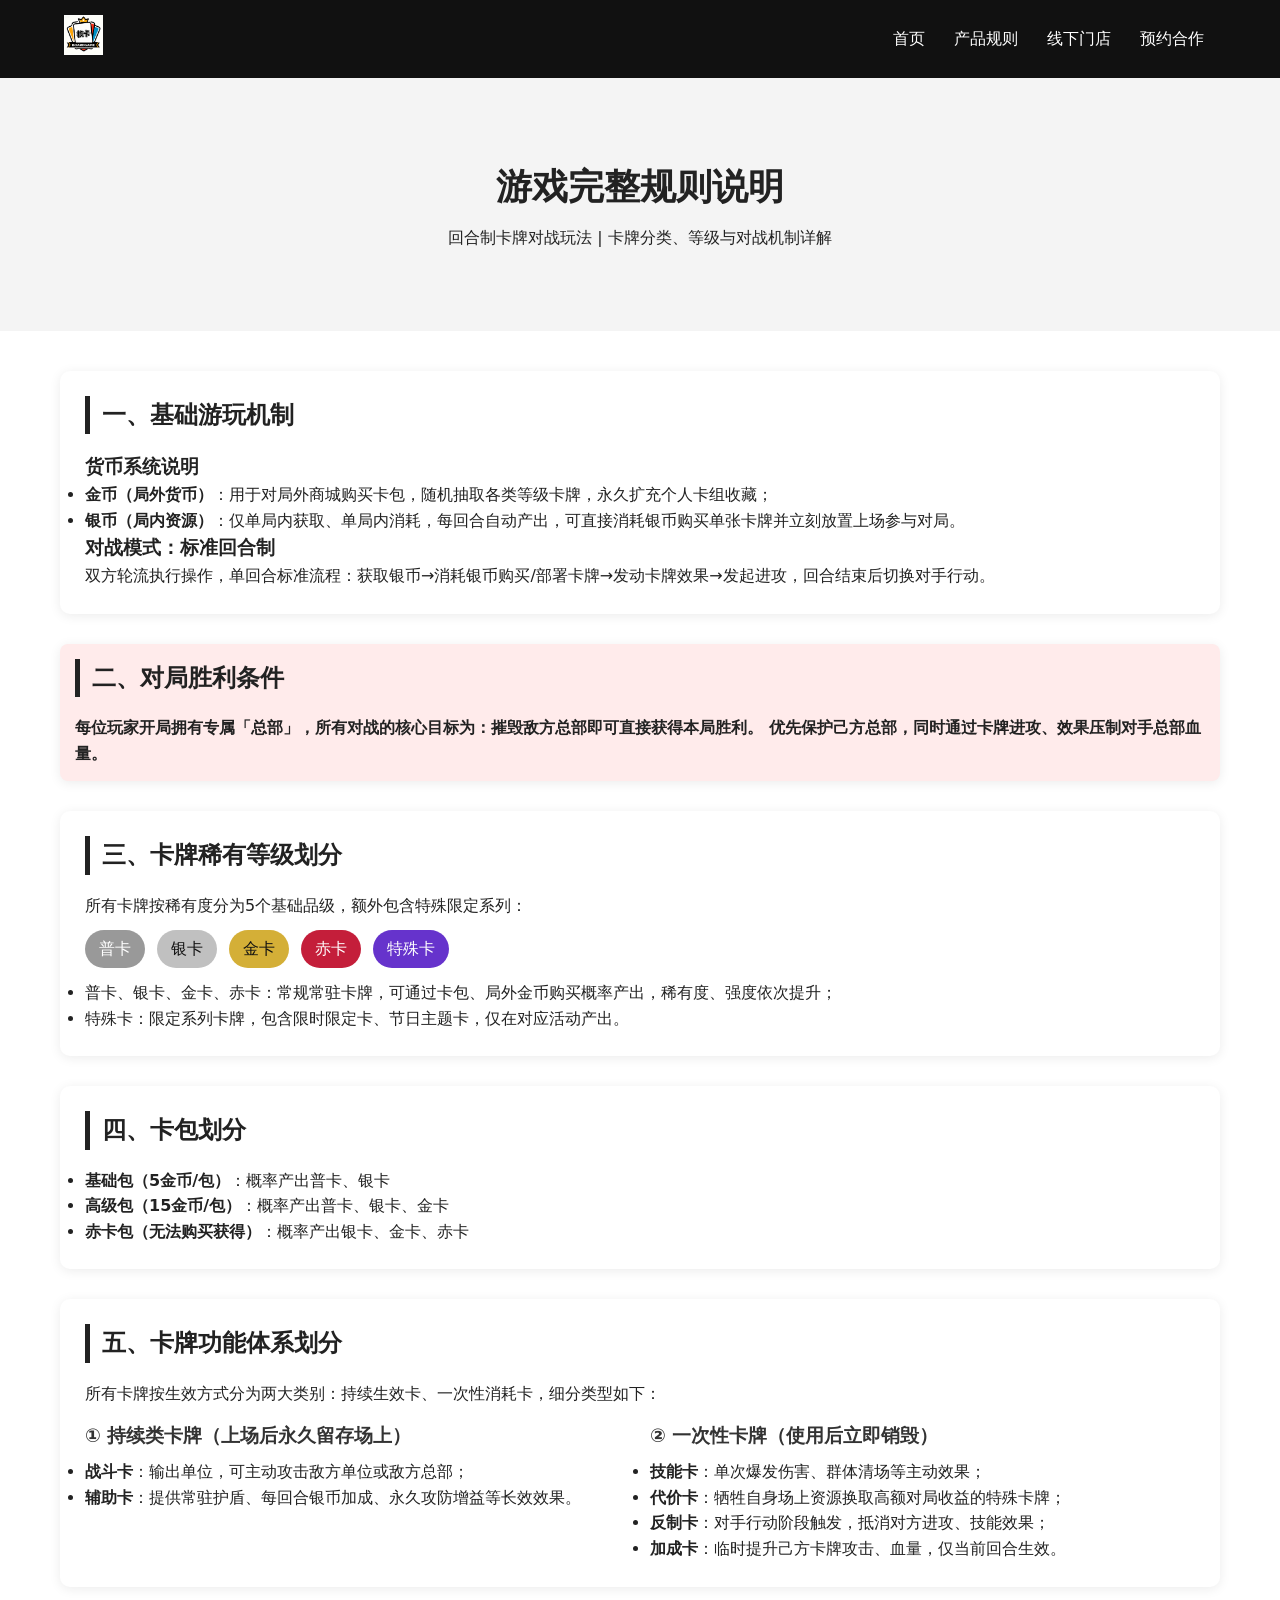
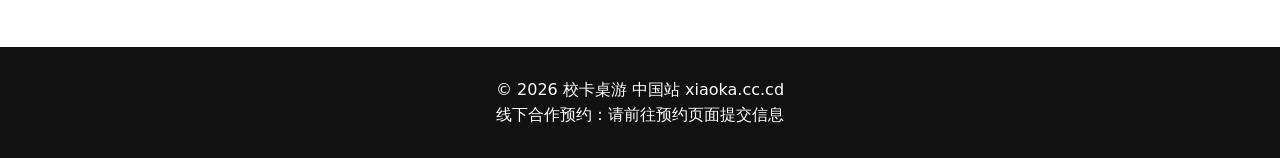
<file: about.html>
<!DOCTYPE html>
<html lang="zh-CN">
<head>
    <meta charset="UTF-8">
    <meta name="viewport" content="width=device-width, initial-scale=1.0">
    <title>游戏规则 - 校卡桌游</title>
    <link rel="stylesheet" href="./css/style.css">
    <style>
        .rule-box {
            max-width: 1200px;
            margin: 40px auto;
            padding: 0 20px;
        }
        .rule-card {
            background: #fff;
            border-radius: 10px;
            padding: 25px;
            margin-bottom: 30px;
            box-shadow: 0 2px 12px rgba(0,0,0,0.08);
        }
        .rule-card h2 {
            border-left: 5px solid #222;
            padding-left: 12px;
            margin-bottom: 18px;
        }
        .type-grid {
            display: grid;
            grid-template-columns: 1fr 1fr;
            gap: 20px;
            margin-top: 15px;
        }
        .type-item h3 {
            color: #333;
            margin-bottom: 8px;
        }
        .win-tip {
            background: #ffebeb;
            padding: 15px;
            border-radius: 8px;
            font-weight: bold;
        }
        .rank-list {
            display: flex;
            flex-wrap: wrap;
            gap: 12px;
            margin:12px 0;
        }
        .rank-tag {
            padding:6px 14px;
            border-radius:20px;
            color:#fff;
        }
        .rank-normal {background:#999;}
        .rank-silver {background:#c0c0c0; color:#111;}
        .rank-gold {background:#d4af37; color:#111;}
        .rank-red {background:#c41e3a;}
        .rank-special {background:#6633cc;}
    </style>
</head>
<body>
    <!-- 导航栏 -->
    <header class="nav">
        <div class="logo">
            <img src="./img/logo.png" alt="桌游logo">
        </div>
        <nav>
            <a href="index.html">首页</a>
            <a href="about.html">产品规则</a>
            <a href="store.html">线下门店</a>
            <a href="book.html">预约合作</a>
        </nav>
    </header>

    <section class="banner">
        <h1>游戏完整规则说明</h1>
        <p>回合制卡牌对战玩法 | 卡牌分类、等级与对战机制详解</p>
    </section>

    <div class="rule-box">
        <!-- 一、基础游玩机制 -->
        <div class="rule-card">
            <h2>一、基础游玩机制</h2>
            <h3>货币系统说明</h3>
            <ul>
                <li><strong>金币（局外货币）</strong>：用于对局外商城购买卡包，随机抽取各类等级卡牌，永久扩充个人卡组收藏；</li>
                <li><strong>银币（局内资源）</strong>：仅单局内获取、单局内消耗，每回合自动产出，可直接消耗银币购买单张卡牌并立刻放置上场参与对局。</li>
            </ul>

            <h3>对战模式：标准回合制</h3>
            <p>双方轮流执行操作，单回合标准流程：获取银币→消耗银币购买/部署卡牌→发动卡牌效果→发起进攻，回合结束后切换对手行动。</p>
        </div>

        <!-- 二、对局胜利条件 -->
        <div class="rule-card win-tip">
            <h2>二、对局胜利条件</h2>
            <p>每位玩家开局拥有专属「总部」，所有对战的核心目标为：<strong>摧毁敌方总部即可直接获得本局胜利</strong>。
            优先保护己方总部，同时通过卡牌进攻、效果压制对手总部血量。</p>
        </div>

        <!-- 三、卡牌稀有等级划分 -->
        <div class="rule-card">
            <h2>三、卡牌稀有等级划分</h2>
            <p>所有卡牌按稀有度分为5个基础品级，额外包含特殊限定系列：</p>
            <div class="rank-list">
                <span class="rank-tag rank-normal">普卡</span>
                <span class="rank-tag rank-silver">银卡</span>
                <span class="rank-tag rank-gold">金卡</span>
                <span class="rank-tag rank-red">赤卡</span>
                <span class="rank-tag rank-special">特殊卡</span>
            </div>
            <ul>
                <li>普卡、银卡、金卡、赤卡：常规常驻卡牌，可通过卡包、局外金币购买概率产出，稀有度、强度依次提升；</li>
                <li>特殊卡：限定系列卡牌，包含限时限定卡、节日主题卡，仅在对应活动产出。</li>
            </ul>
        </div>

        <!-- 四、卡包划分 -->
        <div class="rule-card">
            <h2>四、卡包划分</h2>
            <ul>
                <li><strong>基础包（5金币/包）</strong>：概率产出普卡、银卡</li>
                <li><strong>高级包（15金币/包）</strong>：概率产出普卡、银卡、金卡</li>
                <li><strong>赤卡包（无法购买获得）</strong>：概率产出银卡、金卡、赤卡</li>
            </ul>
        </div>

        <!-- 五、完整卡牌功能分类 -->
        <div class="rule-card">
            <h2>五、卡牌功能体系划分</h2>
            <p>所有卡牌按生效方式分为两大类别：持续生效卡、一次性消耗卡，细分类型如下：</p>
            <div class="type-grid">
                <div class="type-item">
                    <h3>① 持续类卡牌（上场后永久留存场上）</h3>
                    <ul>
                        <li><strong>战斗卡</strong>：输出单位，可主动攻击敌方单位或敌方总部；</li>
                        <li><strong>辅助卡</strong>：提供常驻护盾、每回合银币加成、永久攻防增益等长效效果。</li>
                    </ul>
                </div>
                <div class="type-item">
                    <h3>② 一次性卡牌（使用后立即销毁）</h3>
                    <ul>
                        <li><strong>技能卡</strong>：单次爆发伤害、群体清场等主动效果；</li>
                        <li><strong>代价卡</strong>：牺牲自身场上资源换取高额对局收益的特殊卡牌；</li>
                        <li><strong>反制卡</strong>：对手行动阶段触发，抵消对方进攻、技能效果；</li>
                        <li><strong>加成卡</strong>：临时提升己方卡牌攻击、血量，仅当前回合生效。</li>
                    </ul>
                </div>
            </div>
        </div>
    </div>

    <!-- 底部版权 -->
    <footer>
        <p>© 2026 校卡桌游 中国站 xiaoka.cc.cd</p>
        <p>线下合作预约：请前往预约页面提交信息</p>
    </footer>
</body>
</html>
</file>
<file: css/style.css>
* {
    margin: 0;
    padding: 0;
    box-sizing: border-box;
    font-family: system-ui;
}
body {
    line-height: 1.6;
    color: #222;
}
.nav {
    display: flex;
    justify-content: space-between;
    align-items: center;
    padding: 15px 5%;
    background: #111;
}
.nav img {
    height: 40px;
}
.nav a {
    color: #fff;
    text-decoration: none;
    margin: 0 12px;
}
.banner {
    text-align: center;
    padding: 80px 20px;
    background: #f4f4f4;
}
.banner h1 {
    font-size: 36px;
    margin-bottom: 10px;
}
.game-list {
    max-width: 1200px;
    margin: 40px auto;
    display: flex;
    gap: 30px;
    padding: 0 20px;
}
.game-item {
    flex: 1;
    text-align: center;
}
.game-item img {
    width: 100%;
    height: 220px;
    object-fit: cover;
    border-radius: 8px;
    margin-bottom: 12px;
}
footer {
    text-align: center;
    padding: 30px;
    background: #111;
    color: #fff;
    margin-top: 60px;
}
</file>
